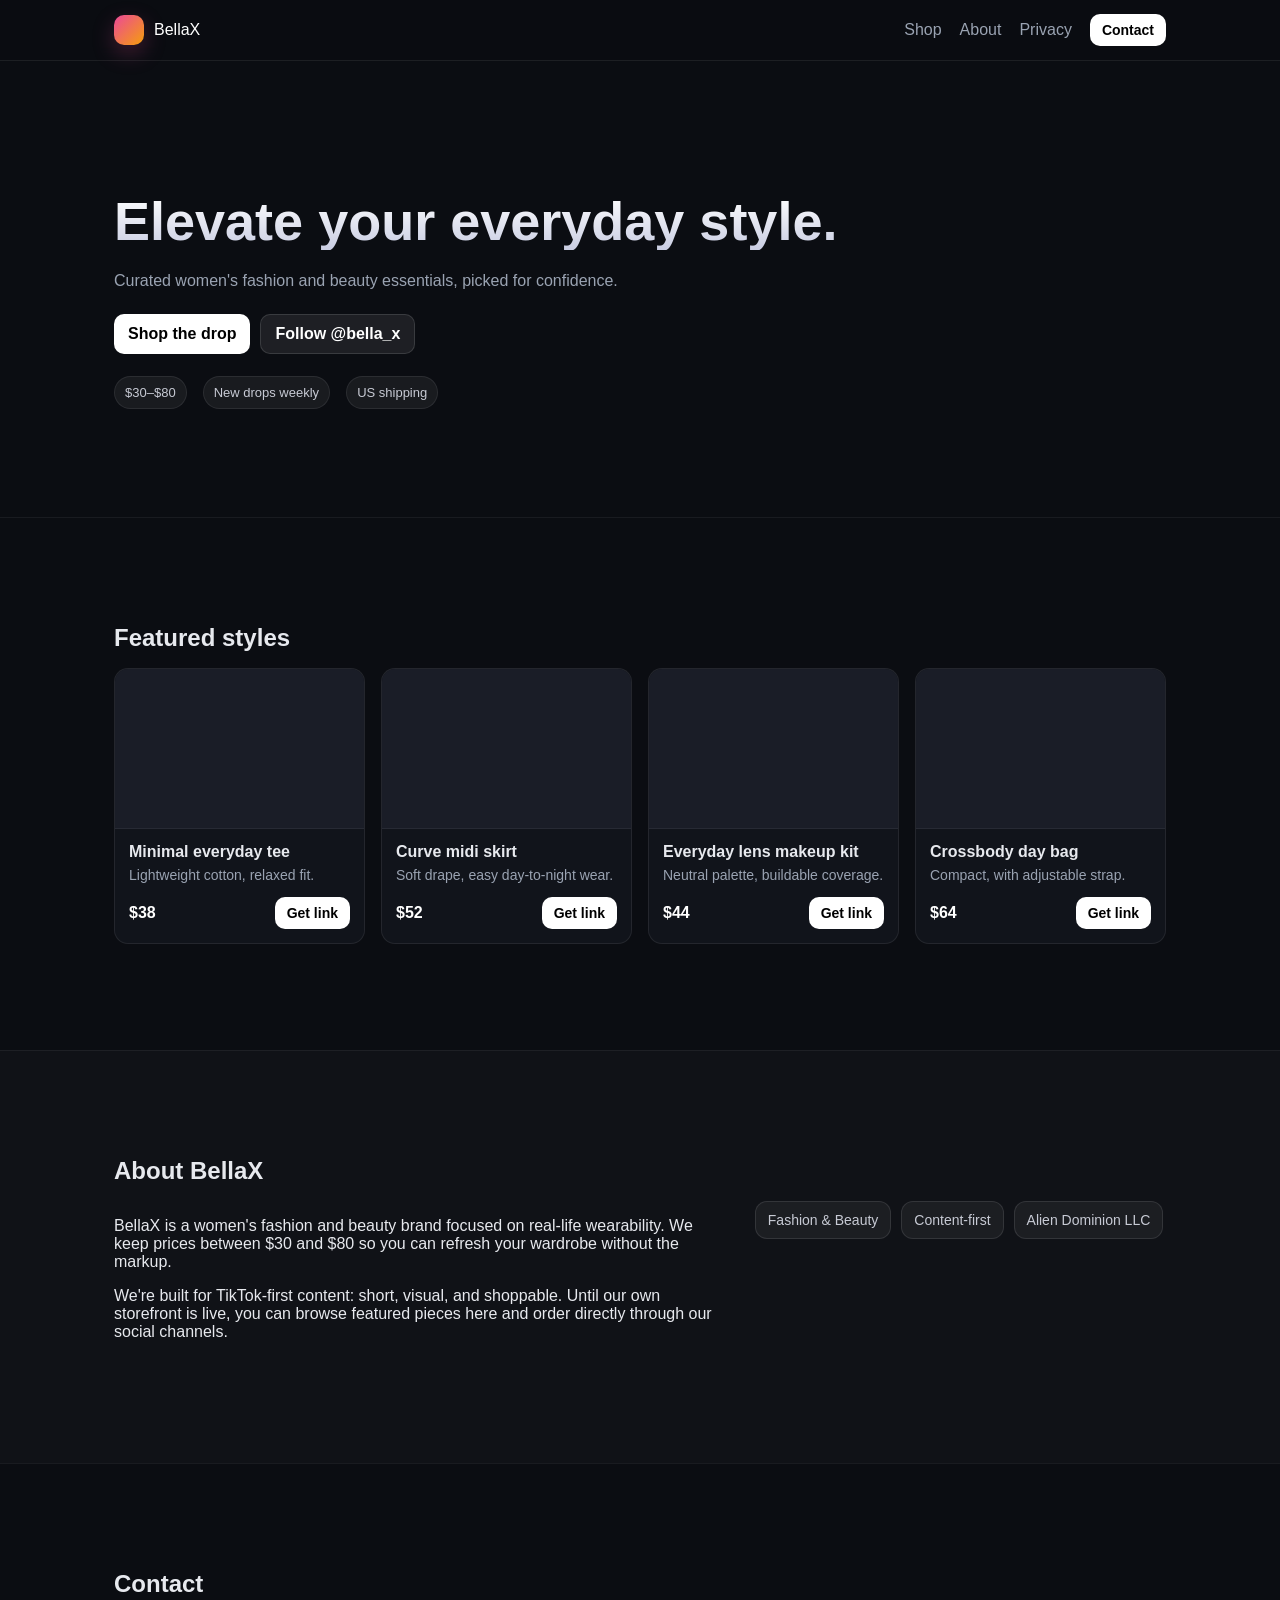
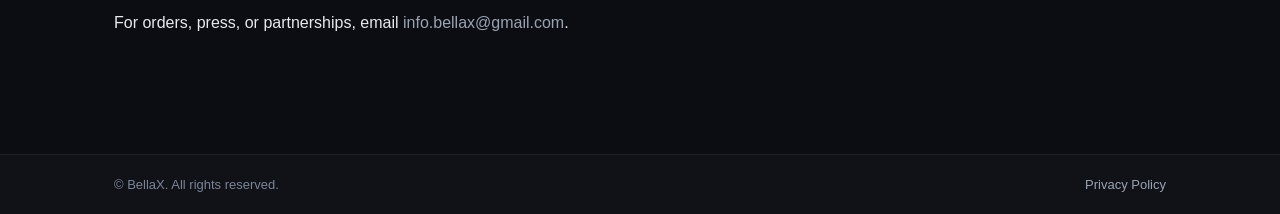
<file: index.html>
<!DOCTYPE html>
<html lang="en">
<head>
  <meta charset="UTF-8">
  <meta name="viewport" content="width=device-width, initial-scale=1.0">
  <title>BellaX — Women's Fashion & Beauty</title>
  <link rel="stylesheet" href="/style.css">
</head>
<body>
  <header class="site-header">
    <div class="container">
      <a class="logo" href="/"><span class="logo-mark" aria-hidden="true"></span><span>BellaX</span></a>
      <nav class="nav">
        <a href="/#shop">Shop</a>
        <a href="/#about">About</a>
        <a href="/privacy-policy">Privacy</a>
        <a class="btn btn-sm" href="/#contact">Contact</a>
      </nav>
    </div>
  </header>

  <main>
    <section class="hero">
      <div class="container">
        <h1>Elevate your everyday style.</h1>
        <p>Curated women's fashion and beauty essentials, picked for confidence.</p>
        <div class="hero-actions">
          <a class="btn" href="/#shop">Shop the drop</a>
          <a class="btn btn-ghost" href="https://www.tiktok.com" target="_blank" rel="noopener">Follow @bella_x</a>
        </div>
        <div class="hero-meta">
          <span>$30–$80</span>
          <span>New drops weekly</span>
          <span>US shipping</span>
        </div>
      </div>
    </section>

    <section id="shop" class="section">
      <div class="container">
        <h2>Featured styles</h2>
        <div class="grid">
          <article class="card">
            <div class="card-media" style="background:#1a1d27"></div>
            <h3>Minimal everyday tee</h3>
            <p>Lightweight cotton, relaxed fit.</p>
            <div class="price-row"><span class="price">$38</span><a class="btn btn-sm" href="/#contact">Get link</a></div>
          </article>
          <article class="card">
            <div class="card-media" style="background:#1a1d27"></div>
            <h3>Curve midi skirt</h3>
            <p>Soft drape, easy day-to-night wear.</p>
            <div class="price-row"><span class="price">$52</span><a class="btn btn-sm" href="/#contact">Get link</a></div>
          </article>
          <article class="card">
            <div class="card-media" style="background:#1a1d27"></div>
            <h3>Everyday lens makeup kit</h3>
            <p>Neutral palette, buildable coverage.</p>
            <div class="price-row"><span class="price">$44</span><a class="btn btn-sm" href="/#contact">Get link</a></div>
          </article>
          <article class="card">
            <div class="card-media" style="background:#1a1d27"></div>
            <h3>Crossbody day bag</h3>
            <p>Compact, with adjustable strap.</p>
            <div class="price-row"><span class="price">$64</span><a class="btn btn-sm" href="/#contact">Get link</a></div>
          </article>
        </div>
      </div>
    </section>

    <section id="about" class="section section-muted">
      <div class="container">
        <h2>About BellaX</h2>
        <div class="split">
          <div>
            <p>BellaX is a women's fashion and beauty brand focused on real-life wearability. We keep prices between $30 and $80 so you can refresh your wardrobe without the markup.</p>
            <p>We're built for TikTok-first content: short, visual, and shoppable. Until our own storefront is live, you can browse featured pieces here and order directly through our social channels.</p>
          </div>
          <div class="badge-list">
            <span class="badge">Fashion & Beauty</span>
            <span class="badge">Content-first</span>
            <span class="badge">Alien Dominion LLC</span>
          </div>
        </div>
      </div>
    </section>

    <section id="contact" class="section">
      <div class="container">
        <h2>Contact</h2>
        <p>For orders, press, or partnerships, email <a href="mailto:info.bellax@gmail.com">info.bellax@gmail.com</a>.</p>
      </div>
    </section>
  </main>

  <footer class="site-footer">
    <div class="container">
      <span>© BellaX. All rights reserved.</span>
      <nav class="nav footer-nav">
        <a href="/privacy-policy">Privacy Policy</a>
      </nav>
    </div>
  </footer>
</body>
</html>
</file>
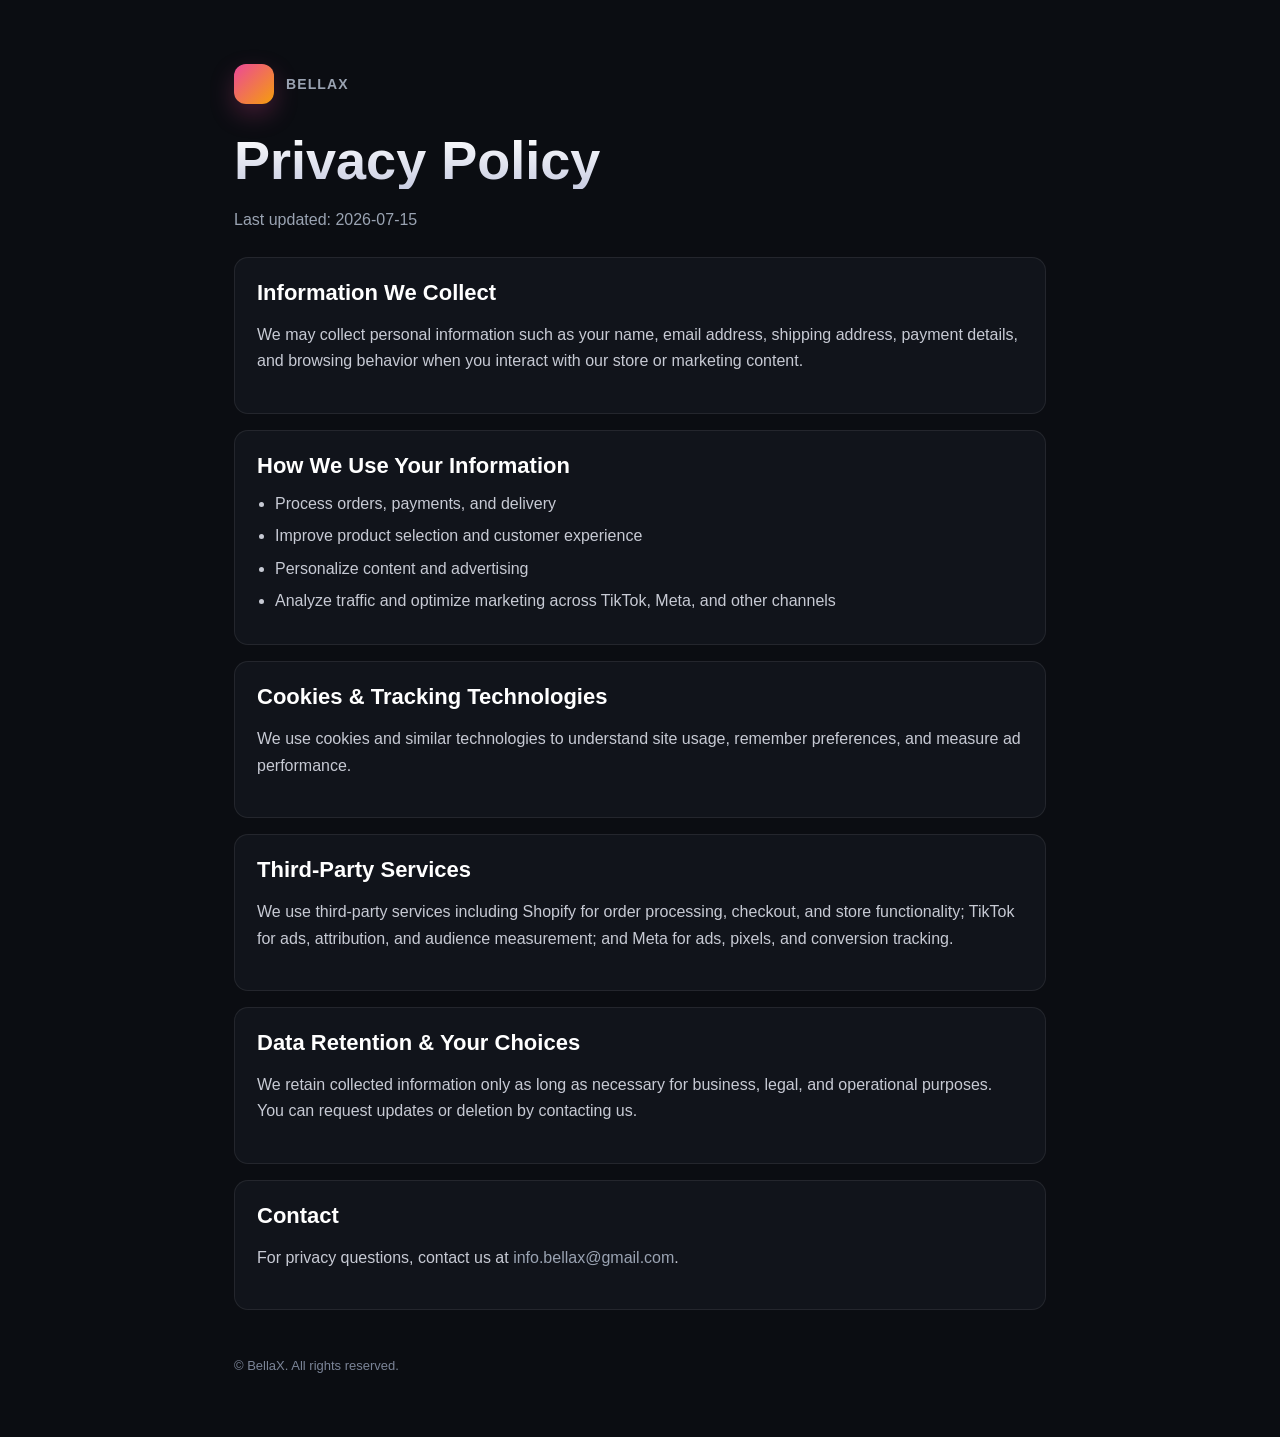
<file: privacy-policy/index.html>
<!DOCTYPE html>
<html lang="en">
<head>
  <meta charset="UTF-8">
  <meta name="viewport" content="width=device-width, initial-scale=1.0">
  <title>Privacy Policy — BellaX</title>
  <style>
    :root { --bg:#0b0d12; --panel:#11141b; --text:#e7e9ee; --muted:#9aa3b2; --accent:#ec4899; --border:rgba(255,255,255,0.08); }
    * { box-sizing: border-box; }
    html, body { height: 100%; }
    body { margin:0; font-family: ui-sans-serif, -apple-system, Segoe UI, Roboto, Helvetica, Arial, sans-serif; background: var(--bg); color: var(--text); -webkit-font-smoothing: antialiased; }
    .container { max-width: 860px; margin: 0 auto; padding: 64px 24px; }
    .brand { display:inline-flex; align-items:center; gap:12px; margin-bottom:28px; }
    .brand-mark { width:40px; height:40px; border-radius:12px; background: linear-gradient(135deg,#ec4899,#f59e0b); box-shadow: 0 10px 24px rgba(236,72,153,.25); }
    .brand-name { font-size:14px; font-weight:700; letter-spacing:0.08em; text-transform: uppercase; color: var(--muted); }
    h1 { font-size: clamp(34px,5.2vw,54px); line-height:1.05; margin: 0 0 18px; background: linear-gradient(180deg,#ffffff 0%,#c9cde2 100%); -webkit-background-clip:text; background-clip:text; color:transparent; }
    .sub { color: var(--muted); margin: 0 0 24px; font-size: 16px; }
    section { background: var(--panel); border: 1px solid var(--border); border-radius: 14px; padding: 22px; margin-bottom: 16px; }
    h2 { font-size: 22px; margin: 0 0 12px; color: #fff; }
    p, li { color: #c7cad4; line-height: 1.65; font-size: 16px; }
    ul { padding-left: 18px; margin: 8px 0; }
    li { margin-bottom: 6px; }
    a { color: #9aa3b2; text-decoration: none; }
    a:hover { text-decoration: underline; }
    .footer { margin-top: 48px; font-size: 13px; color: #7b8497; }
  </style>
</head>
<body>
  <main class="container">
    <div class="brand">
      <div class="brand-mark" aria-hidden="true"></div>
      <div class="brand-name">BellaX</div>
    </div>
    <h1>Privacy Policy</h1>
    <p class="sub">Last updated: 2026-07-15</p>
    <section>
      <h2>Information We Collect</h2>
      <p>We may collect personal information such as your name, email address, shipping address, payment details, and browsing behavior when you interact with our store or marketing content.</p>
    </section>
    <section>
      <h2>How We Use Your Information</h2>
      <ul>
        <li>Process orders, payments, and delivery</li>
        <li>Improve product selection and customer experience</li>
        <li>Personalize content and advertising</li>
        <li>Analyze traffic and optimize marketing across TikTok, Meta, and other channels</li>
      </ul>
    </section>
    <section>
      <h2>Cookies &amp; Tracking Technologies</h2>
      <p>We use cookies and similar technologies to understand site usage, remember preferences, and measure ad performance.</p>
    </section>
    <section>
      <h2>Third-Party Services</h2>
      <p>We use third-party services including Shopify for order processing, checkout, and store functionality; TikTok for ads, attribution, and audience measurement; and Meta for ads, pixels, and conversion tracking.</p>
    </section>
    <section>
      <h2>Data Retention &amp; Your Choices</h2>
      <p>We retain collected information only as long as necessary for business, legal, and operational purposes. You can request updates or deletion by contacting us.</p>
    </section>
    <section>
      <h2>Contact</h2>
      <p>For privacy questions, contact us at <a href="mailto:info.bellax@gmail.com">info.bellax@gmail.com</a>.</p>
    </section>
    <div class="footer">© BellaX. All rights reserved.</div>
  </main>
</body>
</html>
</file>
<file: style.css>
:root {
  --bg: #0b0d12;
  --panel: #11141b;
  --text: #e7e9ee;
  --muted: #9aa3b2;
  --accent: #ec4899;
  --border: rgba(255, 255, 255, 0.08);
}

* {
  box-sizing: border-box;
}

html {
  scroll-behavior: smooth;
}

body {
  margin: 0;
  font-family: ui-sans-serif, -apple-system, Segoe UI, Roboto, Helvetica, Arial, sans-serif;
  background: var(--bg);
  color: var(--text);
  -webkit-font-smoothing: antialiased;
}

a {
  color: #9aa3b2;
  text-decoration: none;
}

a:hover {
  text-decoration: underline;
}

img {
  max-width: 100%;
  display: block;
  border-radius: 10px;
}

.container {
  max-width: 1100px;
  margin: 0 auto;
  padding: 48px 24px;
}

.site-header {
  border-bottom: 1px solid var(--border);
  backdrop-filter: blur(8px);
  background: rgba(11, 13, 18, 0.7);
  position: sticky;
  top: 0;
  z-index: 20;
}

.site-header .container {
  display: flex;
  align-items: center;
  justify-content: space-between;
  padding-top: 14px;
  padding-bottom: 14px;
}

.logo {
  display: inline-flex;
  align-items: center;
  gap: 10px;
  color: #fff;
  text-decoration: none;
}

.logo-mark {
  width: 30px;
  height: 30px;
  border-radius: 10px;
  background: linear-gradient(135deg, #ec4899, #f59e0b);
  box-shadow: 0 8px 22px rgba(236, 72, 153, 0.25);
}

.nav {
  display: inline-flex;
  align-items: center;
  gap: 18px;
}

.footer-nav {
  gap: 16px;
}

.btn {
  display: inline-flex;
  align-items: center;
  justify-content: center;
  padding: 10px 14px;
  border-radius: 10px;
  background: #fff;
  color: #000;
  font-weight: 600;
  border: none;
}

.btn-sm {
  padding: 8px 12px;
  font-size: 14px;
}

.btn-ghost {
  background: rgba(255, 255, 255, 0.08);
  color: #fff;
  border: 1px solid rgba(255, 255, 255, 0.12);
}

.hero {
  padding: 84px 0 60px;
}

.hero h1 {
  font-size: clamp(34px, 5.2vw, 54px);
  line-height: 1.05;
  margin: 0 0 18px;
  background: linear-gradient(180deg, #ffffff 0%, #c9cde2 100%);
  -webkit-background-clip: text;
  background-clip: text;
  color: transparent;
}

.hero p {
  color: var(--muted);
  max-width: 640px;
  font-size: 16px;
  line-height: 1.65;
  margin: 0 0 20px;
}

.hero-actions {
  display: flex;
  gap: 10px;
  flex-wrap: wrap;
}

.hero-meta {
  margin-top: 22px;
  display: flex;
  gap: 16px;
  flex-wrap: wrap;
}

.hero-meta span {
  padding: 8px 10px;
  border-radius: 999px;
  background: rgba(255, 255, 255, 0.06);
  border: 1px solid rgba(255, 255, 255, 0.08);
  font-size: 13px;
  color: #c7cad4;
}

.section {
  padding: 58px 0;
  border-top: 1px solid rgba(255, 255, 255, 0.06);
}

.section-muted {
  background: rgba(255, 255, 255, 0.02);
}

.section h2 {
  font-size: 24px;
  margin: 0 0 16px;
}

.split {
  display: grid;
  grid-template-columns: 1.2fr 0.8fr;
  gap: 24px;
}

@media (max-width: 720px) {
  .split {
    grid-template-columns: 1fr;
  }
  .nav {
    gap: 12px;
  }
}

.grid {
  display: grid;
  grid-template-columns: repeat(4, 1fr);
  gap: 16px;
}

@media (max-width: 860px) {
  .grid {
    grid-template-columns: repeat(2, 1fr);
  }
}

@media (max-width: 520px) {
  .grid {
    grid-template-columns: 1fr;
  }
}

.card {
  background: var(--panel);
  border: 1px solid var(--border);
  border-radius: 14px;
  overflow: hidden;
}

.card-media {
  height: 160px;
  border-bottom: 1px solid rgba(255, 255, 255, 0.06);
}

.card h3 {
  font-size: 16px;
  margin: 14px 14px 6px;
}

.card p {
  color: var(--muted);
  font-size: 14px;
  margin: 0 14px 14px;
}

.price-row {
  display: flex;
  align-items: center;
  justify-content: space-between;
  padding: 0 14px 14px;
}

.price {
  font-weight: 700;
  color: #fff;
}

.badge-list {
  display: flex;
  flex-wrap: wrap;
  gap: 10px;
  align-content: start;
}

.badge {
  padding: 10px 12px;
  border-radius: 12px;
  background: rgba(255, 255, 255, 0.05);
  border: 1px solid rgba(255, 255, 255, 0.1);
  color: #c7cad4;
  font-size: 14px;
}

.site-footer {
  border-top: 1px solid rgba(255, 255, 255, 0.06);
  background: rgba(255, 255, 255, 0.02);
  padding: 22px 0;
  font-size: 13px;
  color: #7b8497;
}

.site-footer .container {
  display: flex;
  align-items: center;
  justify-content: space-between;
  gap: 12px;
  padding-top: 0;
  padding-bottom: 0;
}

.privacy-policy h1 {
  font-size: clamp(34px, 5.2vw, 54px);
}

.privacy-policy .sub {
  color: var(--muted);
  margin-bottom: 24px;
}

.privacy-policy section {
  background: var(--panel);
  border: 1px solid var(--border);
  border-radius: 14px;
  padding: 22px;
  margin-bottom: 16px;
}

.privacy-policy h2 {
  margin: 0 0 10px;
}

.privacy-policy p,
.privacy-policy li {
  color: #c7cad4;
  line-height: 1.7;
}

.privacy-policy ul {
  padding-left: 18px;
  margin: 8px 0 0;
}

.privacy-policy li + li {
  margin-top: 6px;
}

.privacy-policy .footer {
  margin-top: 44px;
  color: #7b8497;
  font-size: 13px;
}
</file>
